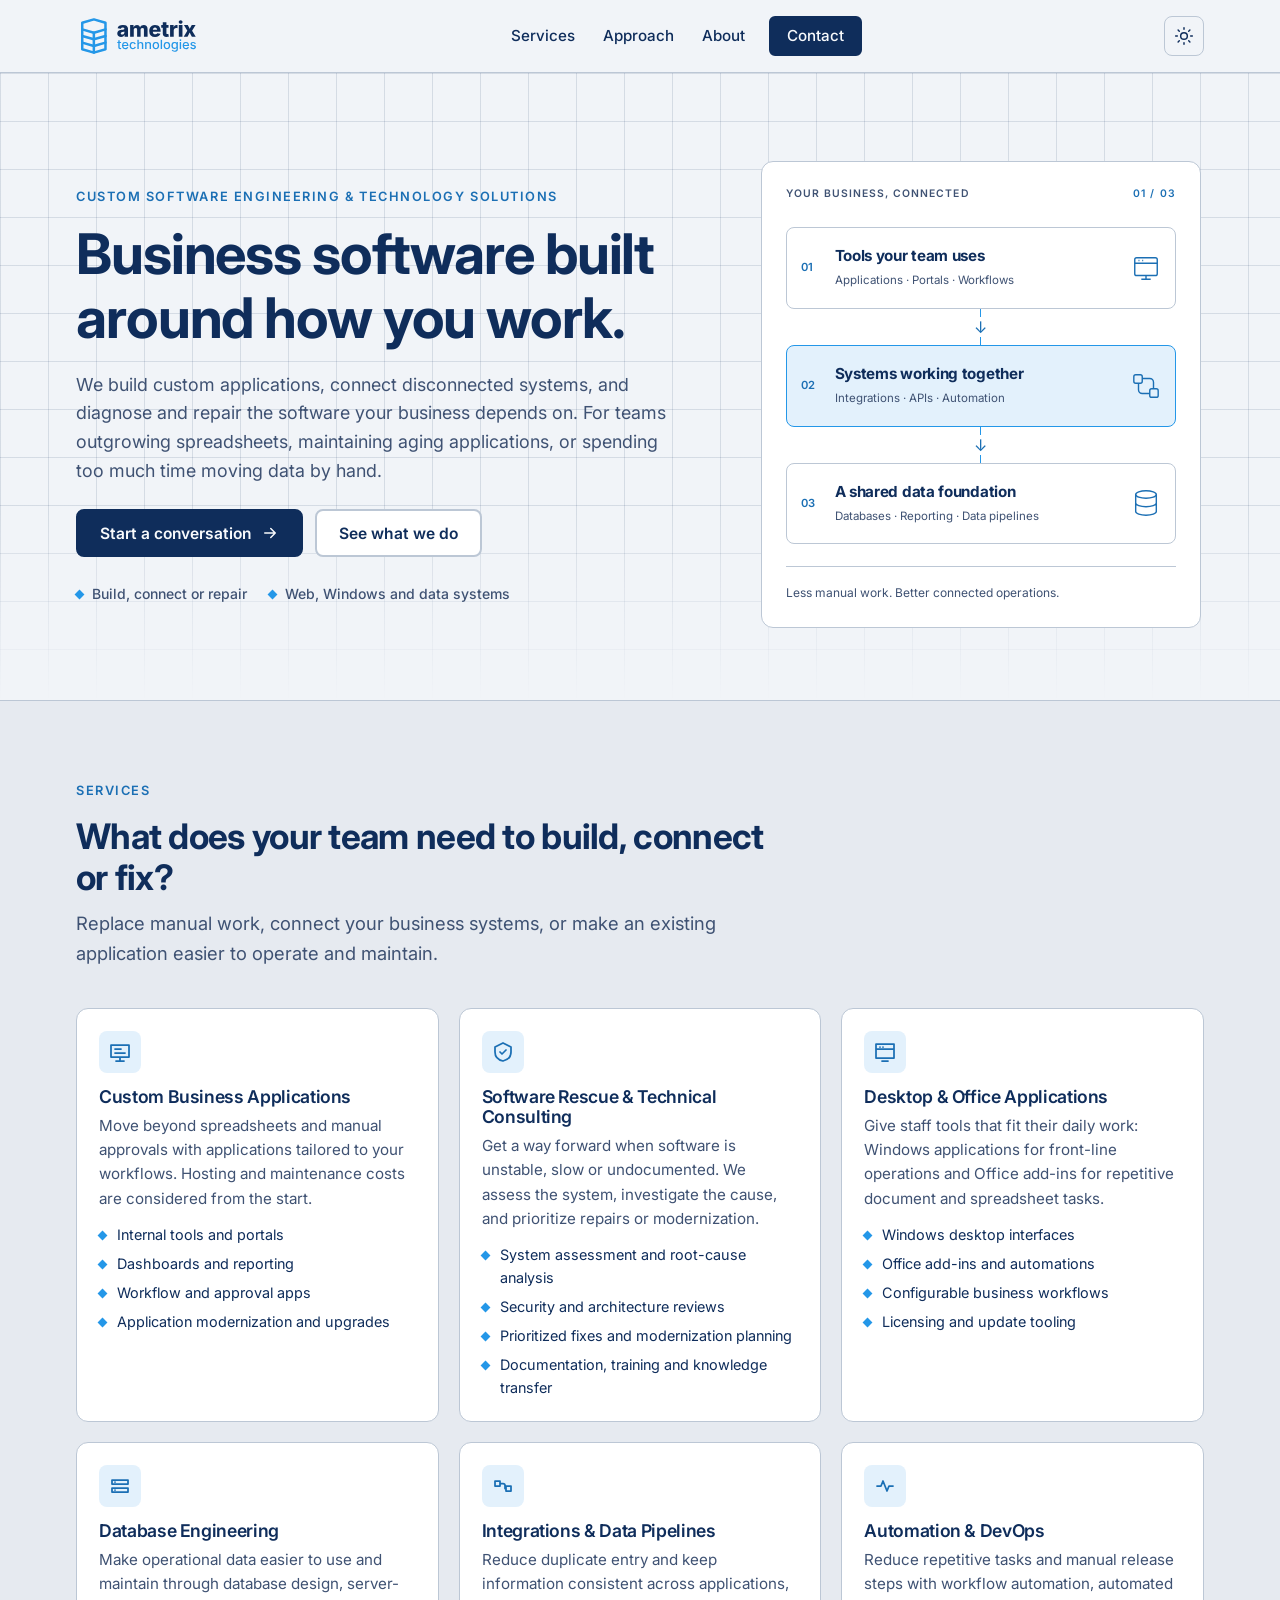
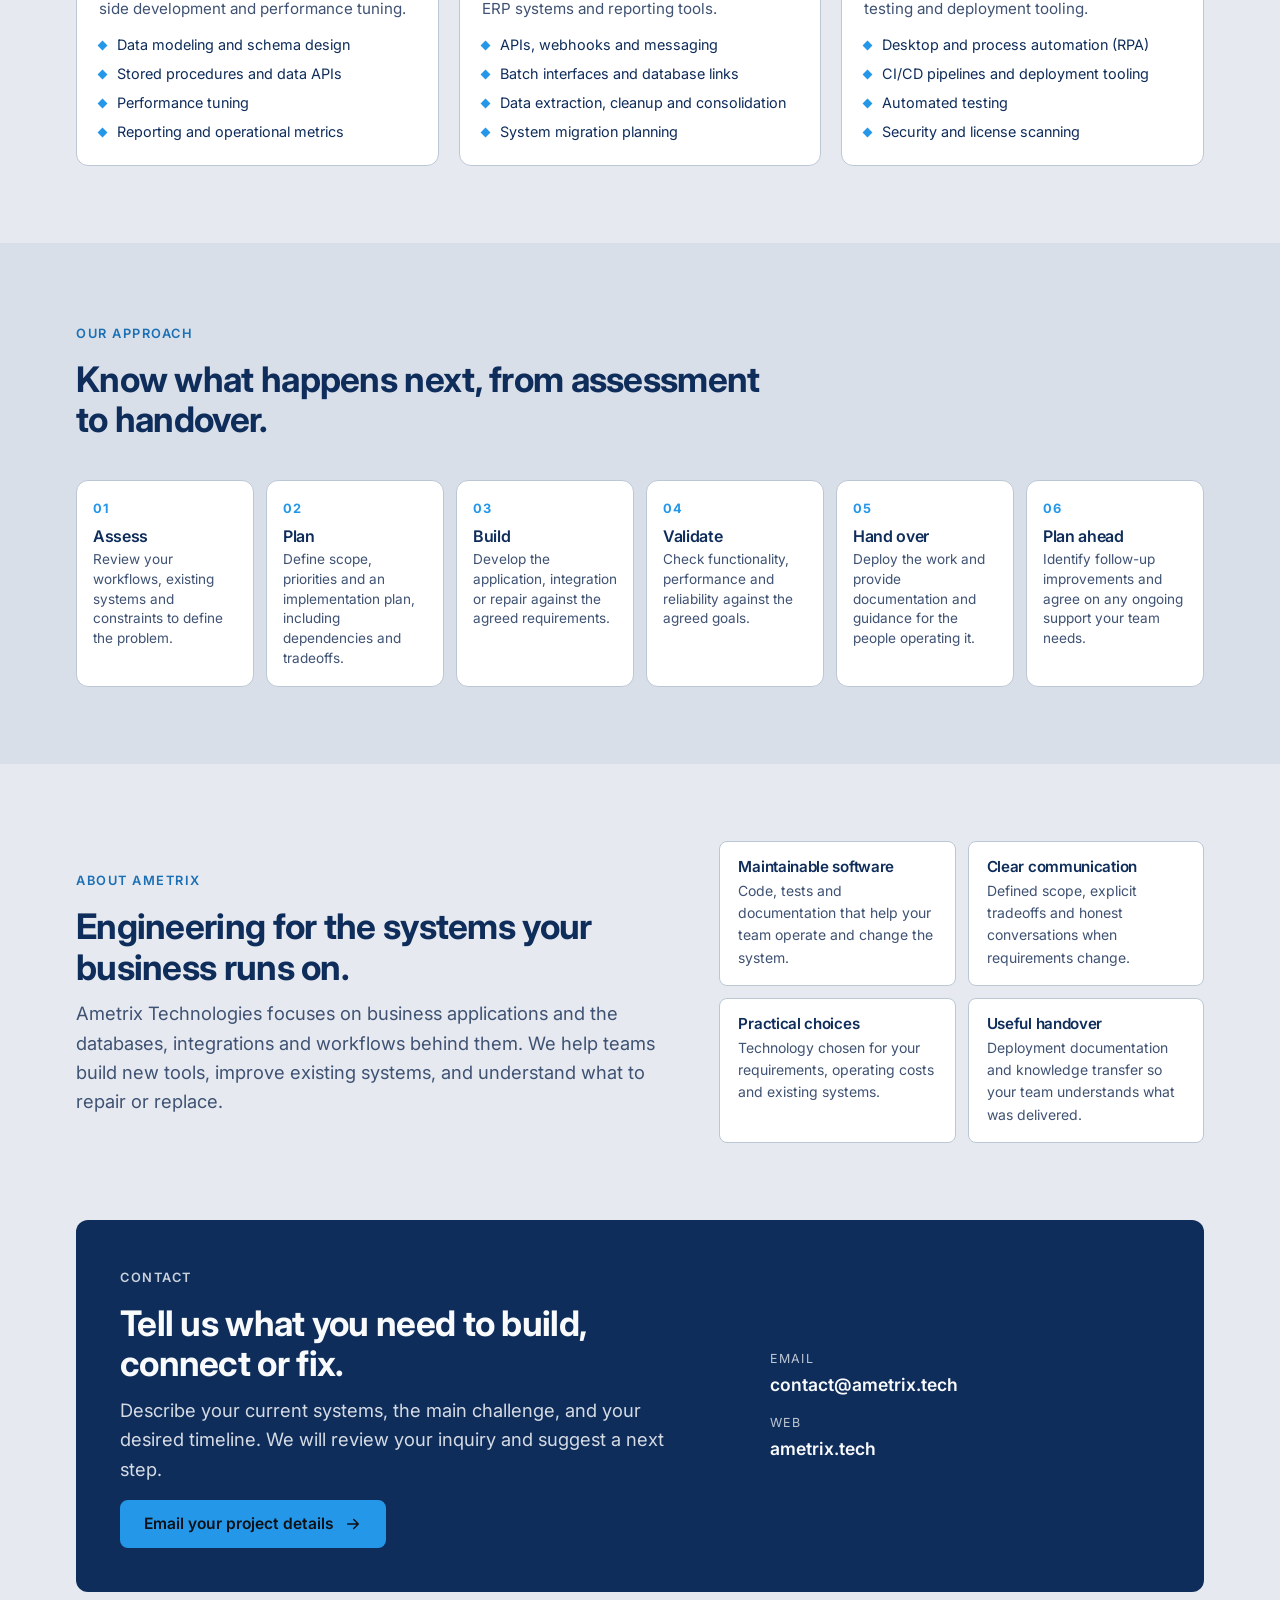
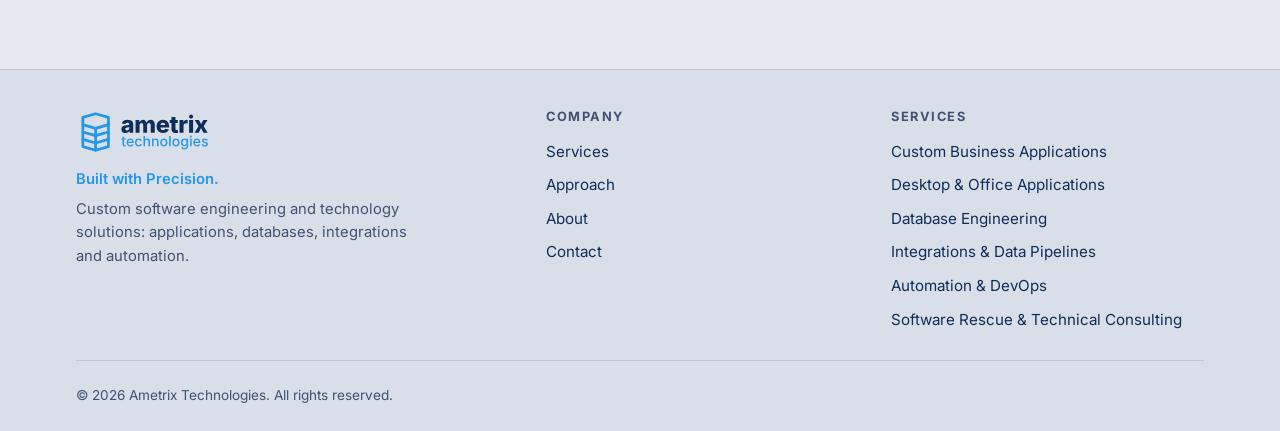
<file: index.html>
<!DOCTYPE html>
<html lang="en" data-theme="light">
<head>
  <meta charset="utf-8">
  <meta name="viewport" content="width=device-width, initial-scale=1">
  <title>Ametrix Technologies | Custom Software Engineering & Technology Solutions</title>
  <meta name="description" content="Ametrix Technologies designs, builds and rescues business software: web and desktop applications, databases, ERP and system integrations, automation, data pipelines and DevOps. Built with Precision.">
  <meta name="theme-color" content="#F8FAFC">
  <link rel="canonical" href="https://ametrix.tech/">
  <link rel="icon" href="assets/brand/favicon.svg" type="image/svg+xml">

  <!-- Open Graph / social -->
  <meta property="og:type" content="website">
  <meta property="og:site_name" content="Ametrix Technologies">
  <meta property="og:title" content="Ametrix Technologies | Business Software Built Around How You Work">
  <meta property="og:description" content="Custom business applications, system integrations and software rescue. Tell us what your team needs to build, connect or fix.">
  <meta property="og:url" content="https://ametrix.tech/">
  <meta name="twitter:card" content="summary">

  <!-- Apply the saved / system theme before first paint to avoid a flash -->
  <script>
    (function () {
      document.documentElement.classList.add("js");
      try {
        var t = localStorage.getItem("ametrix-theme");
        if (!t && window.matchMedia && window.matchMedia("(prefers-color-scheme: dark)").matches) t = "dark";
        if (t === "dark") document.documentElement.setAttribute("data-theme", "dark");
      } catch (e) {}
    })();
  </script>

  <link rel="preconnect" href="https://fonts.googleapis.com">
  <link rel="preconnect" href="https://fonts.gstatic.com" crossorigin>
  <link href="https://fonts.googleapis.com/css2?family=Inter:wght@400;500;600;700;800&display=swap" rel="stylesheet">
  <link rel="stylesheet" href="css/styles.css">

  <script type="application/ld+json">
  {
    "@context": "https://schema.org",
    "@type": "Organization",
    "name": "Ametrix Technologies",
    "url": "https://ametrix.tech/",
    "logo": "https://ametrix.tech/assets/brand/logo-light.svg",
    "slogan": "Built with Precision.",
    "description": "Custom business applications, database engineering, system integrations and software rescue."
  }
  </script>
</head>
<body>
  <a class="skip-link" href="#main">Skip to content</a>

  <!-- Reusable symbols: the gem/database mark and the full logo lockup (Inter outlines, colored via CSS variables) -->
  <svg width="0" height="0" style="position:absolute" aria-hidden="true">
    <symbol id="ametrix-logo" viewBox="0 0 338.0 112"><g transform="translate(0 0)" fill="none" stroke="var(--logo-icon)" stroke-width="7" stroke-linejoin="round" stroke-linecap="round"><path d="M50 9.5 L82.55 18.8 L82.55 93.2 L50 102.5 L17.45 93.2 L17.45 18.8 Z"/><path d="M17.45 37.4 L50 46.7 L82.55 37.4"/><path d="M50 46.7 L50 102.5"/><path d="M17.45 56 L50 65.3 L82.55 56"/><path d="M17.45 74.6 L50 83.9 L82.55 74.6"/></g><path fill="var(--logo-word)" d="M126.33125 58.727665139530615Q121.614453125 58.727665139530615 118.5822265625 56.325321389530615Q115.55 53.922977639530615 115.55 49.059696389530615Q115.55 45.426883889530615 117.219921875 43.288212014530615Q118.88984375 41.149540139530615 121.6583984375 40.124149514530615Q124.426953125 39.098758889530615 127.7375 38.805790139530615Q131.89765625 38.454227639530615 133.6994140625 37.941532327030615Q135.501171875 37.428837014530615 135.501171875 35.905399514530615V35.788212014530615Q135.501171875 34.088993264530615 134.3146484375 33.166141702030615Q133.128125 32.243290139530615 131.048046875 32.243290139530615Q128.909375 32.243290139530615 127.53242187500001 33.151493264530615Q126.15546875 34.059696389530615 125.7453125 35.612430764530615L116.4875 34.411258889530615Q117.454296875 30.221805764530615 121.2189453125 27.599735452030615Q124.98359375 24.977665139530615 131.1359375 24.977665139530615Q135.208203125 24.977665139530615 138.5041015625 26.237430764530615Q141.8 27.497196389530615 143.7482421875 29.943485452030615Q145.696484375 32.389774514530615 145.696484375 35.905399514530615V58.141727639530615H136.087109375V53.542118264530615H135.8234375Q133.098828125 58.727665139530615 126.33125 58.727665139530615ZM129.43671875 51.960087014530615Q132.01484375 51.960087014530615 133.801953125 50.436649514530615Q135.5890625 48.913212014530615 135.5890625 46.481571389530615V43.346805764530615Q134.71015625 43.815555764530615 133.040234375 44.137821389530615Q131.3703125 44.460087014530615 129.934765625 44.694462014530615Q125.21796875 45.397587014530615 125.21796875 48.590946389530615Q125.21796875 50.231571389530615 126.4044921875 51.095829202030615Q127.591015625 51.960087014530615 129.43671875 51.960087014530615Z M151.5640625 58.141727639530615V25.387821389530615H160.968359375L161.437109375 31.891727639530615Q162.784765625 28.200321389530615 165.3482421875 26.574344827030615Q167.91171875 24.948368264530615 170.870703125 24.948368264530615Q173.976171875 24.948368264530615 176.0416015625 26.735477639530615Q178.10703125 28.522587014530615 179.308203125 32.536258889530615Q180.80234375 28.493290139530615 183.7173828125 26.720829202030615Q186.632421875 24.948368264530615 189.94296875 24.948368264530615Q194.542578125 24.948368264530615 197.4869140625 27.907352639530615Q200.43125 30.866337014530615 200.43125 36.051883889530615V58.141727639530615H190.2359375V38.366337014530615Q190.2359375 35.876102639530615 188.9322265625 34.587040139530615Q187.628515625 33.297977639530615 185.60703125 33.297977639530615Q183.4390625 33.297977639530615 182.179296875 34.718876077030615Q180.91953125 36.139774514530615 180.91953125 38.483524514530615V58.141727639530615H171.105078125V38.219852639530615Q171.105078125 35.963993264530615 169.8306640625 34.630985452030615Q168.55625 33.297977639530615 166.534765625 33.297977639530615Q164.4546875 33.297977639530615 163.1216796875 34.704227639530615Q161.788671875 36.110477639530615 161.788671875 38.688602639530615V58.141727639530615Z M221.5625 58.756962014530615Q213.857421875 58.756962014530615 209.4482421875 54.259891702030615Q205.0390625 49.762821389530615 205.0390625 41.881962014530615Q205.0390625 36.842899514530615 207.0166015625 33.034305764530615Q208.994140625 29.225712014530615 212.626953125 27.101688577030615Q216.259765625 24.977665139530615 221.181640625 24.977665139530615Q225.78125 24.977665139530615 229.3408203125 26.896610452030615Q232.900390625 28.815555764530615 234.9365234375 32.550907327030615Q236.97265625 36.286258889530615 236.97265625 41.676883889530615V44.255008889530615H215.087890625Q215.234375 47.799930764530615 217.0361328125 49.572391702030615Q218.837890625 51.344852639530615 221.73828125 51.344852639530615Q223.7890625 51.344852639530615 225.283203125 50.480594827030615Q226.77734375 49.616337014530615 227.392578125 47.975712014530615L236.50390625 49.469852639530615Q235.2734375 53.717899514530615 231.3916015625 56.237430764530615Q227.509765625 58.756962014530615 221.5625 58.756962014530615ZM215.146484375 38.307743264530615H227.275390625Q226.982421875 35.524540139530615 225.458984375 33.957157327030615Q223.935546875 32.389774514530615 221.26953125 32.389774514530615Q218.57421875 32.389774514530615 217.0068359375 33.986454202030615Q215.439453125 35.583133889530615 215.146484375 38.307743264530615Z M259.1 25.387821389530615V32.975712014530615H253.21132812500002V48.122196389530615Q253.21132812500002 50.671024514530615 255.81875000000002 50.671024514530615Q256.34609375 50.671024514530615 257.2982421875 50.539188577030615Q258.250390625 50.407352639530615 258.660546875 50.319462014530615L259.97890625 57.760868264530615Q258.250390625 58.258915139530615 256.6390625 58.434696389530615Q255.02773437500002 58.610477639530615 253.59218750000002 58.610477639530615Q248.37734375000002 58.610477639530615 245.68203125000002 56.164188577030615Q242.98671875000002 53.717899514530615 242.98671875000002 49.030399514530615V32.975712014530615H238.65078125000002V25.387821389530615H242.98671875000002V17.594852639530615H253.21132812500002V25.387821389530615Z M263.444140625 58.141727639530615V25.387821389530615H273.37578125V31.364383889530615H273.72734375Q274.60625 28.141727639530615 276.6423828125 26.559696389530615Q278.678515625 24.977665139530615 281.373828125 24.977665139530615Q282.86796875 24.977665139530615 284.27421875 25.329227639530615V34.235477639530615Q283.541796875 33.971805764530615 282.3552734375 33.839969827030615Q281.16875 33.708133889530615 280.23125 33.708133889530615Q277.389453125 33.708133889530615 275.5291015625 35.524540139530615Q273.66875 37.340946389530615 273.66875 40.270633889530615V58.141727639530615Z M287.8859375 58.141727639530615V25.387821389530615H298.110546875V58.141727639530615ZM292.98359375 21.549930764530615Q290.815625 21.549930764530615 289.262890625 20.114383889530615Q287.71015625 18.678837014530615 287.71015625 16.628055764530615Q287.71015625 14.577274514530615 289.262890625 13.141727639530615Q290.815625 11.706180764530615 292.98359375 11.706180764530615Q295.180859375 11.706180764530615 296.73359375 13.141727639530615Q298.286328125 14.577274514530615 298.286328125 16.628055764530615Q298.286328125 18.678837014530615 296.73359375 20.114383889530615Q295.180859375 21.549930764530615 292.98359375 21.549930764530615Z M301.57578125 58.141727639530615 311.741796875 41.325321389530615 302.191015625 25.387821389530615H313.030859375L315.550390625 30.075321389530615Q316.370703125 31.628055764530615 317.0884765625 33.224735452030615Q317.80625 34.821415139530615 318.509375 36.403446389530615Q319.2125 34.821415139530615 319.9595703125 33.224735452030615Q320.706640625 31.628055764530615 321.55625 30.075321389530615L324.19296875 25.387821389530615H334.85703125L325.042578125 41.383915139530615L335.296484375 58.141727639530615H324.515234375L321.351171875 52.458133889530615Q320.5015625 50.905399514530615 319.73984375 49.308719827030615Q318.978125 47.712040139530615 318.275 46.130008889530615Q317.601171875 47.712040139530615 316.86875 49.308719827030615Q316.136328125 50.905399514530615 315.316015625 52.458133889530615L312.210546875 58.141727639530615Z"/><path fill="var(--logo-desc)" d="M126.24385919033077 72.76507280491492V75.92381999149778H122.30866018134766V87.16472478397418Q122.30866018134766 88.34704914990184 122.8115892026751 88.90291806821111Q123.31451822400254 89.45878698652038 124.46154932527564 89.45878698652038Q124.77918870716665 89.45878698652038 125.2644710961668 89.38820045721127Q125.74975348516696 89.31761392790216 126.10268613171255 89.24702739859305L126.7909047924764 92.35283468819406Q126.17327266102166 92.5645942761214 125.45858405176688 92.66165075392144Q124.7438954425121 92.75870723172146 124.07332341407552 92.75870723172146Q121.39103530032918 92.75870723172146 119.9087181848378 91.3734465940301Q118.4264010693464 89.98818595633874 118.4264010693464 87.48236416586519V75.92381999149778H115.55V72.76507280491492H118.4264010693464V68.07106860585884H122.30866018134766V72.76507280491492Z M138.26121580520743 92.8998802903397Q135.34952147120646 92.8998802903397 133.23192559193305 91.64696939510293Q131.11432971265964 90.39405849986615 129.97612192755017 88.11764292964722Q128.8379141424407 85.84122735942829 128.8379141424407 82.77071333448184Q128.8379141424407 79.73549257418993 129.95847529522288 77.42378373931646Q131.07903644800507 75.11207490444298 133.12604579796937 73.815047428388Q135.17305514793367 72.51801995233303 137.92592979098913 72.51801995233303Q140.1670520965535 72.51801995233303 142.1875914980269 73.51505467882427Q144.20813089950028 74.51208940531549 145.46986511090068 76.6914484977344Q146.7315993223011 78.87080759015329 146.7315993223011 82.43542732026354V83.81186464179126H132.73781988676924Q132.84369968073293 86.67061907881039 134.36131006087888 88.1794061427927Q135.87892044102483 89.68819320677501 138.29650906986197 89.68819320677501Q139.9199992439716 89.68819320677501 141.09350029373562 88.98232791368386Q142.26700134349963 88.27646262059272 142.77875368099072 86.900025299065L146.43160657273737 87.76471028310165Q145.72574127964623 90.07641911797514 143.57285213571825 91.48814970415742Q141.41996299179027 92.8998802903397 138.26121580520743 92.8998802903397ZM132.75546651909653 80.91781694011759H142.88463347495437Q142.67287388702704 78.58846147291683 141.42878630795389 77.15908425440728Q140.18469872888076 75.72970703589772 137.94357642331642 75.72970703589772Q135.61422095611564 75.72970703589772 134.26425358307884 77.25614073220731Q132.91428621004204 78.7825744285169 132.75546651909653 80.91781694011759Z M159.2783549069961 92.8998802903397Q156.4901869992861 92.8998802903397 154.4255310169945 91.62932276277564Q152.36087503470293 90.35876523521159 151.2138439334298 88.07352634882903Q150.06681283215673 85.78828746244646 150.06681283215673 82.73542006982728Q150.06681283215673 79.66490604488082 151.2138439334298 77.36202052617098Q152.36087503470293 75.05913500746114 154.4255310169945 73.78857747989709Q156.4901869992861 72.51801995233303 159.2783549069961 72.51801995233303Q162.34886893194255 72.51801995233303 164.58116792134328 74.0621002809699Q166.813466910744 75.60618060960677 167.53697883616243 78.34140862033493L163.84883267976122 79.22374023669886Q163.4429601362338 77.68848322422564 162.2694590864698 76.74438839471622Q161.09595803670578 75.80029356520683 159.29600153932338 75.80029356520683Q157.51369167426824 75.80029356520683 156.3401906245042 76.73556507855258Q155.1666895747402 77.67083659189835 154.59317402410363 79.25021018518979Q154.0196584734671 80.82958377848121 154.0196584734671 82.73542006982728Q154.0196584734671 84.62360972884608 154.59317402410363 86.18533668981021Q155.1666895747402 87.74706365077436 156.3401906245042 88.68233516412013Q157.51369167426824 89.61760667746589 159.29600153932338 89.61760667746589Q161.13125130136032 89.61760667746589 162.33122229961526 88.63821858330193Q163.5311932978702 87.65883048913798 163.91941920907033 86.05298694735563L167.58991873314426 86.93531856371956Q166.86640680772584 89.72348647142957 164.6252845021615 91.31168338088463Q162.38416219659712 92.8998802903397 159.2783549069961 92.8998802903397Z M175.72501623601966 80.81193714615392V92.49400774681229H171.8427571240184V66.20052557916733H175.68972297136511V76.3120459026979Q176.62499448471087 74.35326971436999 178.12495823252954 73.43564483335152Q179.6249219803482 72.51801995233303 181.65428469798525 72.51801995233303Q184.67185882594987 72.51801995233303 186.5247552203141 74.41503292751547Q188.37765161467834 76.3120459026979 188.37765161467834 79.96489879444455V92.49400774681229H184.4777458703498V80.44135786728107Q184.4777458703498 78.30611535568038 183.36600803373125 77.10614435742545Q182.2542701971127 75.90617335917051 180.31314064111208 75.90617335917051Q178.33671782045687 75.90617335917051 177.03086702823828 77.1855542028982Q175.72501623601966 78.46493504662588 175.72501623601966 80.81193714615392Z M197.46566726322675 80.81193714615392V92.49400774681229H193.58340815122548V72.76507280491492H197.28920093995396L197.30684757228124 76.5590987552798Q198.22447245329974 74.47679614066095 199.7685527819366 73.49740804649699Q201.31263311057347 72.51801995233303 203.39493572519234 72.51801995233303Q206.41250985315696 72.51801995233303 208.25658293135757 74.41503292751547Q210.10065600955815 76.3120459026979 210.10065600955815 79.96489879444455V92.49400774681229H206.2183968975569V80.44135786728107Q206.2183968975569 78.30611535568038 205.10665906093834 77.10614435742545Q203.9949212243198 75.90617335917051 202.05379166831918 75.90617335917051Q200.07736884766396 75.90617335917051 198.77151805544537 77.1855542028982Q197.46566726322675 78.46493504662588 197.46566726322675 80.81193714615392Z M223.6179763722535 92.8998802903397Q220.8474550968708 92.8998802903397 218.77397579841556 91.62932276277564Q216.70049649996034 90.35876523521159 215.55346539868725 88.07352634882903Q214.40643429741414 85.78828746244646 214.40643429741414 82.73542006982728Q214.40643429741414 79.66490604488082 215.55346539868725 77.36202052617098Q216.70049649996034 75.05913500746114 218.77397579841556 73.78857747989709Q220.8474550968708 72.51801995233303 223.6179763722535 72.51801995233303Q226.4061442799635 72.51801995233303 228.47962357841874 73.78857747989709Q230.55310287687394 75.05913500746114 231.70013397814705 77.36202052617098Q232.84716507942017 79.66490604488082 232.84716507942017 82.73542006982728Q232.84716507942017 85.78828746244646 231.70013397814705 88.07352634882903Q230.55310287687394 90.35876523521159 228.47962357841874 91.62932276277564Q226.4061442799635 92.8998802903397 223.6179763722535 92.8998802903397ZM223.6179763722535 89.61760667746589Q225.4179328696359 89.61760667746589 226.59143391939995 88.67351184795649Q227.76493496916396 87.7294170184471 228.33845051980052 86.16769005748294Q228.91196607043705 84.60596309651879 228.91196607043705 82.73542006982728Q228.91196607043705 80.84723041080848 228.33845051980052 79.26785681751706Q227.76493496916396 77.68848322422564 226.59143391939995 76.74438839471622Q225.4179328696359 75.80029356520683 223.6179763722535 75.80029356520683Q221.83566650719837 75.80029356520683 220.670988773598 76.74438839471622Q219.50631103999763 77.68848322422564 218.93279548936107 79.26785681751706Q218.3592799387245 80.84723041080848 218.3592799387245 82.73542006982728Q218.3592799387245 84.60596309651879 218.93279548936107 86.16769005748294Q219.50631103999763 87.7294170184471 220.670988773598 88.67351184795649Q221.83566650719837 89.61760667746589 223.6179763722535 89.61760667746589Z M241.03520247927736 66.20052557916733V92.49400774681229H237.1529433672761V66.20052557916733Z M254.55252284197272 92.8998802903397Q251.78200156659 92.8998802903397 249.70852226813477 91.62932276277564Q247.63504296967955 90.35876523521159 246.48801186840643 88.07352634882903Q245.34098076713335 85.78828746244646 245.34098076713335 82.73542006982728Q245.34098076713335 79.66490604488082 246.48801186840643 77.36202052617098Q247.63504296967955 75.05913500746114 249.70852226813477 73.78857747989709Q251.78200156659 72.51801995233303 254.55252284197272 72.51801995233303Q257.3406907496827 72.51801995233303 259.414170048138 73.78857747989709Q261.4876493465932 75.05913500746114 262.63468044786623 77.36202052617098Q263.78171154913935 79.66490604488082 263.78171154913935 82.73542006982728Q263.78171154913935 85.78828746244646 262.63468044786623 88.07352634882903Q261.4876493465932 90.35876523521159 259.414170048138 91.62932276277564Q257.3406907496827 92.8998802903397 254.55252284197272 92.8998802903397ZM254.55252284197272 89.61760667746589Q256.3524793393551 89.61760667746589 257.5259803891191 88.67351184795649Q258.69948143888314 87.7294170184471 259.2729969895197 86.16769005748294Q259.84651254015625 84.60596309651879 259.84651254015625 82.73542006982728Q259.84651254015625 80.84723041080848 259.2729969895197 79.26785681751706Q258.69948143888314 77.68848322422564 257.5259803891191 76.74438839471622Q256.3524793393551 75.80029356520683 254.55252284197272 75.80029356520683Q252.77021297691758 75.80029356520683 251.6055352433172 76.74438839471622Q250.4408575097168 77.68848322422564 249.86734195908025 79.26785681751706Q249.29382640844372 80.84723041080848 249.29382640844372 82.73542006982728Q249.29382640844372 84.60596309651879 249.86734195908025 86.16769005748294Q250.4408575097168 87.7294170184471 251.6055352433172 88.67351184795649Q252.77021297691758 89.61760667746589 254.55252284197272 89.61760667746589Z M276.3461137661617 100.29381923546939Q272.92266709466963 100.29381923546939 270.85801111237805 99.04090834023262Q268.79335513008647 97.78799744499584 267.96396341070437 96.00568757994071L271.21094375892363 94.47043056746747Q271.5638764054692 95.03512280194039 272.15503858843306 95.66157824955877Q272.74620077139684 96.28803369717717 273.7432354978881 96.72919950535913Q274.74027022437934 97.17036531354108 276.3284671338344 97.17036531354108Q278.5695894393988 97.17036531354108 279.98132002558106 96.10274405774074Q281.39305061176333 95.03512280194039 281.39305061176333 92.75870723172146V88.91174138437475H281.05776459754503Q280.70483195099945 89.56466678048406 280.07837650338104 90.32347197055704Q279.4519210557627 91.08227716063001 278.33135990298047 91.63814607893929Q277.2107987501983 92.19401499724856 275.4108422528159 92.19401499724856Q273.08148678561514 92.19401499724856 271.21976707508725 91.0999237929573Q269.3580473645594 90.00583258866602 268.2639561602681 87.86176676090167Q267.16986495597683 85.71770093313734 267.16986495597683 82.5589537465545Q267.16986495597683 79.41785319229892 268.2551328441045 77.16790757057092Q269.3404007322321 74.9179619488429 271.21094375892363 73.71799095058796Q273.08148678561514 72.51801995233303 275.46378214979774 72.51801995233303Q277.28138527950745 72.51801995233303 278.4195930646169 73.12682876762415Q279.55780084972633 73.73563758291525 280.201902929672 74.54738266997006Q280.84600500961767 75.35912775702486 281.18129102383597 75.97675988847962H281.4636371410724V72.76507280491492H285.25766309143734V92.77635386404874Q285.25766309143734 95.37040881615869 284.07533872550965 97.02919225492286Q282.89301435958197 98.68797569368704 280.88129827427224 99.49089746457821Q278.8695821889625 100.29381923546939 276.3461137661617 100.29381923546939ZM276.3108205015071 88.96468128135659Q278.7813490273261 88.96468128135659 280.0960231357084 87.25295794561058Q281.4106972440906 85.54123460986456 281.4106972440906 82.50601384957265Q281.4106972440906 79.54137961858987 280.1136697680356 77.67965990806199Q278.81664229198066 75.81794019753411 276.3108205015071 75.81794019753411Q274.5990971657611 75.81794019753411 273.44324274832434 76.70909513006168Q272.2873883308876 77.60025006258924 271.71387278025105 79.10903712657155Q271.1403572296145 80.61782419055386 271.1403572296145 82.50601384957265Q271.1403572296145 85.40006155124632 272.45503133799673 87.18237141630146Q273.769705446379 88.96468128135659 276.3108205015071 88.96468128135659Z M290.48106626031176 92.49400774681229V72.76507280491492H294.363325372313V92.49400774681229ZM292.43984244863964 69.7474986769503Q291.43398440598475 69.7474986769503 290.71929579672997 69.07692664851372Q290.0046071874752 68.40635462007714 290.0046071874752 67.4534364744041Q290.0046071874752 66.48287169640378 290.71929579672997 65.8122996679672Q291.43398440598475 65.14172763953061 292.43984244863964 65.14172763953061Q293.4457004912945 65.14172763953061 294.16921241671287 65.8122996679672Q294.8927243421313 66.48287169640378 294.8927243421313 67.4534364744041Q294.8927243421313 68.40635462007714 294.16921241671287 69.07692664851372Q293.4457004912945 69.7474986769503 292.43984244863964 69.7474986769503Z M308.09240532293563 92.8998802903397Q305.18071098893466 92.8998802903397 303.0631151096612 91.64696939510293Q300.94551923038784 90.39405849986615 299.8073114452784 88.11764292964722Q298.6691036601689 85.84122735942829 298.6691036601689 82.77071333448184Q298.6691036601689 79.73549257418993 299.78966481295106 77.42378373931646Q300.9102259657333 75.11207490444298 302.9572353156976 73.815047428388Q305.0042446656619 72.51801995233303 307.75711930871734 72.51801995233303Q309.9982416142817 72.51801995233303 312.0187810157551 73.51505467882427Q314.0393204172285 74.51208940531549 315.3010546286289 76.6914484977344Q316.5627888400293 78.87080759015329 316.5627888400293 82.43542732026354V83.81186464179126H302.5690094044975Q302.67488919846113 86.67061907881039 304.1924995786071 88.1794061427927Q305.71010995875304 89.68819320677501 308.1276985875902 89.68819320677501Q309.75118876169984 89.68819320677501 310.92468981146385 88.98232791368386Q312.09819086122786 88.27646262059272 312.60994319871895 86.900025299065L316.2627960904656 87.76471028310165Q315.55693079737443 90.07641911797514 313.4040416534465 91.48814970415742Q311.2511525095185 92.8998802903397 308.09240532293563 92.8998802903397ZM302.58665603682476 80.91781694011759H312.7158229926826Q312.50406340475524 78.58846147291683 311.2599758256821 77.15908425440728Q310.015888246609 75.72970703589772 307.7747659410446 75.72970703589772Q305.4454104738439 75.72970703589772 304.0954431008071 77.25614073220731Q302.74547572777027 78.7825744285169 302.58665603682476 80.91781694011759Z M327.89192679414214 92.8998802903397Q324.68023971057744 92.8998802903397 322.5714671474677 91.51461965264834Q320.4626945843579 90.12935901495698 319.93329561453953 87.50001079819248L323.5861485062862 86.7412056081195Q324.3802469610137 89.75877973608412 327.9272200587967 89.75877973608412Q329.8154097178155 89.75877973608412 330.91832423827043 88.97350459752022Q332.0212387587253 88.18822945895633 332.0212387587253 87.09413825466507Q332.0212387587253 85.22359522797355 329.25071748334256 84.60596309651879L325.9331506058142 83.84715790644583Q320.4979878490125 82.6295402758636 320.4979878490125 78.39434851731677Q320.4979878490125 76.62968528458892 321.4773759431764 75.30618786004302Q322.45676403734035 73.98269043549715 324.17731068925 73.25035519391508Q325.8978573411597 72.51801995233303 328.138979646724 72.51801995233303Q331.3330200979614 72.51801995233303 333.1506232276711 73.88563395769711Q334.9682263573808 75.2532479630612 335.60350512116287 77.44143037164373L332.12711855268896 78.20023556171671Q331.75653927381614 77.15908425440728 330.8389143927976 76.37380911584339Q329.92128951177915 75.5885339772795 328.1742729113786 75.5885339772795Q326.56842936959623 75.5885339772795 325.49198479763226 76.31204590269792Q324.4155402256683 77.03555782811632 324.4155402256683 78.14729566473487Q324.4155402256683 79.13550707506246 325.13022883492306 79.74431589035358Q325.84491744417784 80.35312470564469 327.4684076182875 80.72370398451753L330.6448014371976 81.42956927760866Q336.02702429701753 82.64718690819089 336.02702429701753 86.75885224044677Q336.02702429701753 88.55880873782918 334.99469630587174 89.94406937552054Q333.96236831472595 91.3293300132119 332.127118552689 92.1146051517758Q330.291868790652 92.8998802903397 327.89192679414214 92.8998802903397Z"/></symbol>
    <symbol id="ametrix-mark" viewBox="0 0 100 112" fill="none" stroke="currentColor" stroke-width="7" stroke-linejoin="round" stroke-linecap="round">
      <path d="M50 6 L85 16 L85 96 L50 106 L15 96 L15 16 Z"/>
      <path d="M15 36 L50 46 L85 36"/>
      <path d="M50 46 L50 106"/>
      <path d="M15 56 L50 66 L85 56"/>
      <path d="M15 76 L50 86 L85 76"/>
    </symbol>
  </svg>

  <header class="site-header">
    <div class="container">
      <a class="brand" href="#top" aria-label="Ametrix Technologies home">
        <svg class="brand-logo" viewBox="0 0 338.0 112" aria-hidden="true"><use href="#ametrix-logo"/></svg>
      </a>

      <nav class="site-nav" id="site-nav" aria-label="Primary">
        <a href="#services">Services</a>
        <a href="#approach">Approach</a>
        <a href="#about">About</a>
        <a href="#contact" class="btn btn-primary nav-cta">Contact</a>
      </nav>

      <div class="header-actions">
        <button class="icon-btn theme-toggle" type="button" aria-label="Switch to dark theme" title="Switch to dark theme">
          <svg class="icon-sun" viewBox="0 0 24 24" fill="none" stroke="currentColor" stroke-width="1.75" stroke-linecap="round" stroke-linejoin="round" aria-hidden="true"><circle cx="12" cy="12" r="4"/><path d="M12 2v2M12 20v2M4.93 4.93l1.41 1.41M17.66 17.66l1.41 1.41M2 12h2M20 12h2M4.93 19.07l1.41-1.41M17.66 6.34l1.41-1.41"/></svg>
          <svg class="icon-moon" viewBox="0 0 24 24" fill="none" stroke="currentColor" stroke-width="1.75" stroke-linecap="round" stroke-linejoin="round" aria-hidden="true"><path d="M21 12.8A9 9 0 1 1 11.2 3a7 7 0 0 0 9.8 9.8z"/></svg>
        </button>
        <button class="icon-btn nav-toggle" type="button" aria-label="Toggle navigation" aria-controls="site-nav" aria-expanded="false">
          <svg class="icon-menu" viewBox="0 0 24 24" fill="none" stroke="currentColor" stroke-width="1.75" stroke-linecap="round" aria-hidden="true"><path d="M4 7h16M4 12h16M4 17h16"/></svg>
          <svg class="icon-close" viewBox="0 0 24 24" fill="none" stroke="currentColor" stroke-width="1.75" stroke-linecap="round" aria-hidden="true"><path d="M6 6l12 12M18 6L6 18"/></svg>
        </button>
      </div>
    </div>
  </header>

  <main id="main">
    <!-- ================= HERO ================= -->
    <section class="hero" id="top">
      <div class="hero-grid-bg" aria-hidden="true"></div>
      <div class="container">
        <div>
          <span class="eyebrow">Custom Software Engineering &amp; Technology Solutions</span>
          <h1>Business software built around how you work.</h1>
          <p class="lead">
            We build custom applications, connect disconnected systems, and diagnose and repair the software your business depends on. For teams outgrowing spreadsheets, maintaining aging applications, or spending too much time moving data by hand.
          </p>
          <div class="hero-actions">
            <a class="btn btn-primary" href="#contact">
              Start a conversation
              <svg viewBox="0 0 24 24" fill="none" stroke="currentColor" stroke-width="2" stroke-linecap="round" stroke-linejoin="round" aria-hidden="true"><path d="M5 12h14M13 6l6 6-6 6"/></svg>
            </a>
            <a class="btn btn-outline" href="#services">See what we do</a>
          </div>
          <ul class="proof" aria-label="Highlights">
            <li>Build, connect or repair</li>
            <li>Web, Windows and data systems</li>
          </ul>
        </div>
        <div class="hero-figure">
          <div class="system-diagram" role="group" aria-label="Connected business software: team tools, integrations and shared data">
            <div class="system-heading"><span>YOUR BUSINESS, CONNECTED</span><span aria-hidden="true">01 / 03</span></div>
            <div class="system-layer">
              <span class="system-number" aria-hidden="true">01</span>
              <div><h2>Tools your team uses</h2><p>Applications &middot; Portals &middot; Workflows</p></div>
              <svg viewBox="0 0 32 32" fill="none" stroke="currentColor" stroke-width="1.5" aria-hidden="true"><rect x="4" y="5" width="24" height="19" rx="2"/><path d="M4 11h24M11 28h10M16 24v4M8 8h1m3 0h1"/></svg>
            </div>
            <div class="system-connector" aria-hidden="true"><span></span><b>&darr;</b><span></span></div>
            <div class="system-layer system-layer-accent">
              <span class="system-number" aria-hidden="true">02</span>
              <div><h2>Systems working together</h2><p>Integrations &middot; APIs &middot; Automation</p></div>
              <svg viewBox="0 0 32 32" fill="none" stroke="currentColor" stroke-width="1.5" aria-hidden="true"><rect x="3" y="4" width="9" height="9" rx="2"/><rect x="20" y="19" width="9" height="9" rx="2"/><path d="M12 8h8a4 4 0 0 1 4 4v7M20 24h-8a4 4 0 0 1-4-4v-7"/></svg>
            </div>
            <div class="system-connector" aria-hidden="true"><span></span><b>&darr;</b><span></span></div>
            <div class="system-layer">
              <span class="system-number" aria-hidden="true">03</span>
              <div><h2>A shared data foundation</h2><p>Databases &middot; Reporting &middot; Data pipelines</p></div>
              <svg viewBox="0 0 32 32" fill="none" stroke="currentColor" stroke-width="1.5" aria-hidden="true"><ellipse cx="16" cy="7" rx="11" ry="4"/><path d="M5 7v18c0 2.2 5 4 11 4s11-1.8 11-4V7M5 16c0 2.2 5 4 11 4s11-1.8 11-4"/></svg>
            </div>
            <p class="system-caption">Less manual work. Better connected operations.</p>
          </div>
        </div>
      </div>
    </section>

    <!-- ================= SERVICES ================= -->
    <section class="section" id="services">
      <div class="container">
        <div class="section-head reveal">
          <span class="eyebrow">Services</span>
          <h2>What does your team need to build, connect or fix?</h2>
          <p class="lead">Replace manual work, connect your business systems, or make an existing application easier to operate and maintain.</p>
        </div>

        <div class="grid grid-3">
          <article class="card reveal" id="business-applications">
            <div class="icon"><svg viewBox="0 0 24 24" fill="none" stroke="currentColor" stroke-width="1.75" stroke-linecap="round" stroke-linejoin="round" aria-hidden="true"><path d="M3 5h18v12H3zM8 21h8M12 17v4M7 9h6M7 13h10"/></svg></div>
            <h3>Custom Business Applications</h3>
            <p>Move beyond spreadsheets and manual approvals with applications tailored to your workflows. Hosting and maintenance costs are considered from the start.</p>
            <ul>
              <li>Internal tools and portals</li>
              <li>Dashboards and reporting</li>
              <li>Workflow and approval apps</li>
              <li>Application modernization and upgrades</li>
            </ul>
          </article>

          <article class="card reveal" id="software-rescue">
            <div class="icon"><svg viewBox="0 0 24 24" fill="none" stroke="currentColor" stroke-width="1.75" stroke-linecap="round" stroke-linejoin="round" aria-hidden="true"><path d="M12 3l8 4v5c0 5-3.5 8-8 9-4.5-1-8-4-8-9V7zM9 12l2 2 4-4"/></svg></div>
            <h3>Software Rescue &amp; Technical Consulting</h3>
            <p>Get a way forward when software is unstable, slow or undocumented. We assess the system, investigate the cause, and prioritize repairs or modernization.</p>
            <ul>
              <li>System assessment and root-cause analysis</li>
              <li>Security and architecture reviews</li>
              <li>Prioritized fixes and modernization planning</li>
              <li>Documentation, training and knowledge transfer</li>
            </ul>
          </article>

          <article class="card reveal" id="desktop-office">
            <div class="icon"><svg viewBox="0 0 24 24" fill="none" stroke="currentColor" stroke-width="1.75" stroke-linecap="round" stroke-linejoin="round" aria-hidden="true"><path d="M3 4h18v14H3zM3 9h18M7 7h.01M10 7h.01M9 21h6"/></svg></div>
            <h3>Desktop &amp; Office Applications</h3>
            <p>Give staff tools that fit their daily work: Windows applications for front-line operations and Office add-ins for repetitive document and spreadsheet tasks.</p>
            <ul>
              <li>Windows desktop interfaces</li>
              <li>Office add-ins and automations</li>
              <li>Configurable business workflows</li>
              <li>Licensing and update tooling</li>
            </ul>
          </article>

          <article class="card reveal" id="database-engineering">
            <div class="icon"><svg viewBox="0 0 24 24" fill="none" stroke="currentColor" stroke-width="1.75" stroke-linecap="round" stroke-linejoin="round" aria-hidden="true"><path d="M4 6h16v4H4zM4 14h16v4H4zM7 8h.01M7 16h.01"/></svg></div>
            <h3>Database Engineering</h3>
            <p>Make operational data easier to use and maintain through database design, server-side development and performance tuning.</p>
            <ul>
              <li>Data modeling and schema design</li>
              <li>Stored procedures and data APIs</li>
              <li>Performance tuning</li>
              <li>Reporting and operational metrics</li>
            </ul>
          </article>

          <article class="card reveal" id="integrations">
            <div class="icon"><svg viewBox="0 0 24 24" fill="none" stroke="currentColor" stroke-width="1.75" stroke-linecap="round" stroke-linejoin="round" aria-hidden="true"><path d="M4 7h5v5H4zM15 12h5v5h-5zM9 9.5h3a2 2 0 0 1 2 2v3"/></svg></div>
            <h3>Integrations &amp; Data Pipelines</h3>
            <p>Reduce duplicate entry and keep information consistent across applications, ERP systems and reporting tools.</p>
            <ul>
              <li>APIs, webhooks and messaging</li>
              <li>Batch interfaces and database links</li>
              <li>Data extraction, cleanup and consolidation</li>
              <li>System migration planning</li>
            </ul>
          </article>

          <article class="card reveal" id="automation">
            <div class="icon"><svg viewBox="0 0 24 24" fill="none" stroke="currentColor" stroke-width="1.75" stroke-linecap="round" stroke-linejoin="round" aria-hidden="true"><path d="M4 12h4l2-5 4 10 2-5h4"/></svg></div>
            <h3>Automation &amp; DevOps</h3>
            <p>Reduce repetitive tasks and manual release steps with workflow automation, automated testing and deployment tooling.</p>
            <ul>
              <li>Desktop and process automation (RPA)</li>
              <li>CI/CD pipelines and deployment tooling</li>
              <li>Automated testing</li>
              <li>Security and license scanning</li>
            </ul>
          </article>
        </div>
      </div>
    </section>

    <!-- ================= APPROACH ================= -->
    <section class="section section-alt" id="approach">
      <div class="container">
        <div class="section-head reveal">
          <span class="eyebrow">Our Approach</span>
          <h2>Know what happens next, from assessment to handover.</h2>
        </div>
        <ol class="steps reveal">
          <li><h3>Assess</h3><p>Review your workflows, existing systems and constraints to define the problem.</p></li>
          <li><h3>Plan</h3><p>Define scope, priorities and an implementation plan, including dependencies and tradeoffs.</p></li>
          <li><h3>Build</h3><p>Develop the application, integration or repair against the agreed requirements.</p></li>
          <li><h3>Validate</h3><p>Check functionality, performance and reliability against the agreed goals.</p></li>
          <li><h3>Hand over</h3><p>Deploy the work and provide documentation and guidance for the people operating it.</p></li>
          <li><h3>Plan ahead</h3><p>Identify follow-up improvements and agree on any ongoing support your team needs.</p></li>
        </ol>
      </div>
    </section>

    <!-- ================= ABOUT ================= -->
    <section class="section" id="about">
      <div class="container">
        <div class="about">
          <div class="reveal">
            <span class="eyebrow">About Ametrix</span>
            <h2>Engineering for the systems your business runs on.</h2>
            <p class="lead">Ametrix Technologies focuses on business applications and the databases, integrations and workflows behind them. We help teams build new tools, improve existing systems, and understand what to repair or replace.</p>
          </div>
          <ul class="values reveal">
            <li><h4>Maintainable software</h4><p>Code, tests and documentation that help your team operate and change the system.</p></li>
            <li><h4>Clear communication</h4><p>Defined scope, explicit tradeoffs and honest conversations when requirements change.</p></li>
            <li><h4>Practical choices</h4><p>Technology chosen for your requirements, operating costs and existing systems.</p></li>
            <li><h4>Useful handover</h4><p>Deployment documentation and knowledge transfer so your team understands what was delivered.</p></li>
          </ul>
        </div>
      </div>
    </section>

    <!-- ================= CONTACT ================= -->
    <section class="section section-tight" id="contact">
      <div class="container">
        <div class="contact-panel reveal">
          <div>
            <span class="eyebrow" style="color:inherit;opacity:.8">Contact</span>
            <h2>Tell us what you need to build, connect or fix.</h2>
            <p class="lead">Describe your current systems, the main challenge, and your desired timeline. We will review your inquiry and suggest a next step.</p>
            <a class="btn btn-primary" href="mailto:contact@ametrix.tech?subject=Project%20inquiry">
              Email your project details
              <svg viewBox="0 0 24 24" fill="none" stroke="currentColor" stroke-width="2" stroke-linecap="round" stroke-linejoin="round" aria-hidden="true"><path d="M5 12h14M13 6l6 6-6 6"/></svg>
            </a>
          </div>
          <div class="contact-details">
            <div>
              <span class="label">Email</span>
              <a href="mailto:contact@ametrix.tech">contact@ametrix.tech</a>
            </div>
            <div>
              <span class="label">Web</span>
              <a href="https://ametrix.tech">ametrix.tech</a>
            </div>
          </div>
        </div>
      </div>
    </section>
  </main>

  <footer class="site-footer">
    <div class="container">
      <div class="footer-top">
        <div>
          <a class="brand" href="#top" aria-label="Ametrix Technologies home">
            <svg class="brand-logo" viewBox="0 0 338.0 112" aria-hidden="true"><use href="#ametrix-logo"/></svg>
          </a>
          <p class="tagline">Built with Precision.</p>
          <p>Custom software engineering and technology solutions: applications, databases, integrations and automation.</p>
        </div>
        <div>
          <h4>Company</h4>
          <ul>
            <li><a href="#services">Services</a></li>
            <li><a href="#approach">Approach</a></li>
            <li><a href="#about">About</a></li>
            <li><a href="#contact">Contact</a></li>
          </ul>
        </div>
        <div>
          <h4>Services</h4>
          <ul>
            <li><a href="#business-applications">Custom Business Applications</a></li>
            <li><a href="#desktop-office">Desktop &amp; Office Applications</a></li>
            <li><a href="#database-engineering">Database Engineering</a></li>
            <li><a href="#integrations">Integrations &amp; Data Pipelines</a></li>
            <li><a href="#automation">Automation &amp; DevOps</a></li>
            <li><a href="#software-rescue">Software Rescue &amp; Technical Consulting</a></li>
          </ul>
        </div>
      </div>
      <div class="footer-bottom">
        <span>&copy; <span id="year">2026</span> Ametrix Technologies. All rights reserved.</span>
      </div>
    </div>
  </footer>

  <script src="js/main.js"></script>
</body>
</html>
</file>
<file: css/styles.css>
/* =========================================================
   Ametrix Technologies - site styles
   Brand: flat, geometric, precise. No gradients, no shadows.
   ========================================================= */

:root {
  /* Light theme - Modern Blue */
  --bg: #E6EAF0;           /* cool gray page base */
  --surface: #FFFFFF;      /* cards and panels */
  --surface-2: #D9DFE8;    /* alternate sections, footer */
  --surface-3: #F1F4F8;    /* near soft white for the header and hero */
  --text: #0F2D5B;
  --text-muted: #3F5273;
  --accent: #2497E8;
  --accent-strong: #1B6FB4;   /* deeper blue for small text on light bg (WCAG AA) */
  --accent-soft: #E3F1FC;
  --support: #459DCE;
  --highlight: #2497E8;       /* orange is reserved for the dark theme */
  --border: #BCC7D5;
  --grid: rgba(15, 45, 91, 0.12);
  --btn-bg: #0F2D5B;
  --btn-fg: #F8FAFC;
  --btn-bg-hover: #163D78;
  --logo-icon: #2497E8;
  --logo-word: #0F2D5B;
  --logo-desc: #2497E8;
  --focus: #2497E8;

  --font: "Inter", system-ui, -apple-system, "Segoe UI", Roboto, Helvetica, Arial, sans-serif;
  --radius: 8px;
  --radius-lg: 12px;
  --maxw: 1160px;
  --gutter: 16px;
  --header-h: 72px;
}

html[data-theme="dark"] {
  /* Dark theme - Midnight & Retro Orange */
  --bg: #0E1117;
  --surface: #151A23;
  --surface-2: #1B2230;
  --surface-3: #0E1117;
  --text: #FFEEDB;
  --text-muted: #B3AB9F;
  --accent: #22B8E6;
  --accent-strong: #22B8E6;
  --accent-soft: #10303C;
  --support: #22B8E6;
  --highlight: #FF8A52;
  --border: #273140;
  --grid: rgba(255, 238, 219, 0.06);
  --btn-bg: #22B8E6;
  --btn-fg: #0E1117;
  --btn-bg-hover: #4BC7EC;
  --logo-icon: #22B8E6;
  --logo-word: #FFEEDB;
  --logo-desc: #FF8A52;
  --focus: #22B8E6;
}

/* ---------- Reset / base ---------- */
*, *::before, *::after { box-sizing: border-box; }
html { scroll-behavior: smooth; -webkit-text-size-adjust: 100%; }
@media (prefers-reduced-motion: reduce) { html { scroll-behavior: auto; } }

body {
  margin: 0;
  font-family: var(--font);
  font-size: 16px;
  line-height: 1.6;
  color: var(--text);
  background: var(--bg);
  -webkit-font-smoothing: antialiased;
  -moz-osx-font-smoothing: grayscale;
}

img, svg { display: block; max-width: 100%; }
a { color: var(--accent-strong); text-decoration: none; }
a:hover { text-decoration: underline; text-underline-offset: 3px; }
:focus-visible { outline: 3px solid var(--focus); outline-offset: 3px; border-radius: 4px; }

h1, h2, h3, h4 { margin: 0; line-height: 1.15; letter-spacing: -0.02em; }
h1 { font-size: clamp(2.1rem, 5vw, 3.5rem); font-weight: 700; }
h2 { font-size: clamp(1.6rem, 3vw, 2.2rem); font-weight: 700; }
h3 { font-size: 1.2rem; font-weight: 600; }
p { margin: 0 0 1rem; }
ul, ol { margin: 0; padding: 0; list-style: none; }

.container { width: 100%; max-width: var(--maxw); margin-inline: auto; padding-inline: var(--gutter); }
.skip-link { position: absolute; left: -999px; top: 8px; background: var(--btn-bg); color: var(--btn-fg); padding: 8px 14px; border-radius: var(--radius); z-index: 100; }
.skip-link:focus { left: 8px; }

.eyebrow {
  display: inline-block;
  font-size: 0.8rem;
  font-weight: 600;
  letter-spacing: 0.12em;
  text-transform: uppercase;
  color: var(--accent-strong);
  margin-bottom: 0.9rem;
}
.lead { font-size: 1.15rem; color: var(--text-muted); max-width: 60ch; }
.muted { color: var(--text-muted); }
.section { padding: clamp(48px, 6vw, 80px) 0; }
.section-tight { padding-top: 0; }
.section-head { max-width: 720px; margin-bottom: clamp(24px, 3.5vw, 40px); }
.section-head h2 { margin-bottom: 0.75rem; }
.section-alt { background: var(--surface-2); }

/* ---------- Buttons ---------- */
.btn {
  display: inline-flex; align-items: center; gap: 10px;
  padding: 13px 22px; border-radius: var(--radius);
  font-weight: 600; font-size: 0.975rem; line-height: 1;
  border: 2px solid transparent; cursor: pointer;
  transition: background-color .18s ease, border-color .18s ease, color .18s ease;
}
.btn:hover { text-decoration: none; }
.btn-primary { background: var(--btn-bg); color: var(--btn-fg); border-color: var(--btn-bg); }
.btn-primary:hover { background: var(--btn-bg-hover); border-color: var(--btn-bg-hover); }
.btn-outline { background: var(--surface); color: var(--text); border-color: var(--border); }
.btn-outline:hover { border-color: var(--accent); color: var(--accent-strong); }
.btn svg { width: 18px; height: 18px; }

/* ---------- Header / nav ---------- */
.site-header {
  position: sticky; top: 0; z-index: 50;
  background: var(--surface-3);
  border-bottom: 1px solid var(--border);
}
.site-header .container { display: flex; align-items: center; justify-content: space-between; gap: 16px; height: var(--header-h); }

.brand { display: inline-flex; align-items: center; gap: 12px; color: inherit; }
.brand:hover { text-decoration: none; }
.brand .brand-logo { height: 40px; width: auto; }
.site-footer .brand .brand-logo { height: 44px; }

.site-nav { display: flex; align-items: center; gap: 4px; }
.site-nav a { color: var(--text); font-weight: 500; font-size: 0.95rem; padding: 8px 12px; border-radius: 6px; }
.site-nav a:hover { text-decoration: none; background: var(--surface-2); color: var(--accent-strong); }
.site-nav .nav-cta { margin-left: 8px; padding: 10px 16px; color: var(--btn-fg); }
.site-nav .nav-cta:hover { background: var(--btn-bg-hover); color: var(--btn-fg); }

.header-actions { display: flex; align-items: center; gap: 8px; }
.icon-btn {
  display: inline-grid; place-items: center;
  width: 40px; height: 40px; border-radius: var(--radius);
  background: transparent; color: var(--text);
  border: 1px solid var(--border); cursor: pointer;
}
.icon-btn:hover { border-color: var(--accent); color: var(--accent-strong); }
.icon-btn svg { width: 20px; height: 20px; }
.theme-toggle .icon-moon { display: none; }
html[data-theme="dark"] .theme-toggle .icon-moon { display: block; }
html[data-theme="dark"] .theme-toggle .icon-sun { display: none; }
.nav-toggle { display: none; }
.nav-toggle .icon-close { display: none; }
body.nav-open .nav-toggle .icon-close { display: block; }
body.nav-open .nav-toggle .icon-menu { display: none; }

/* ---------- Hero ---------- */
.hero {
  position: relative;
  padding: clamp(48px, 7vw, 88px) 0 clamp(40px, 6vw, 72px);
  background: var(--surface-3);
  border-bottom: 1px solid var(--border);
  overflow: hidden;
}
/* Decorative technical grid (allowed in supporting graphics). Lines only, no gradient effect. */
.hero-grid-bg {
  position: absolute; inset: 0; pointer-events: none;
  background-image:
    linear-gradient(to right, var(--grid) 1px, transparent 1px),
    linear-gradient(to bottom, var(--grid) 1px, transparent 1px);
  background-size: 48px 48px;
  -webkit-mask-image: linear-gradient(to bottom, #000 0%, #000 70%, transparent 100%);
          mask-image: linear-gradient(to bottom, #000 0%, #000 70%, transparent 100%);
}
.hero .container { position: relative; display: grid; grid-template-columns: 1.15fr 0.85fr; gap: clamp(32px, 6vw, 80px); align-items: center; }
.hero h1 { margin-bottom: 1.25rem; }
.hero h1 .tag { color: var(--highlight); }
.hero .lead { font-size: clamp(1.05rem, 1.4vw, 1.2rem); margin-bottom: 1.5rem; }
.hero-actions { display: flex; flex-wrap: wrap; gap: 12px; }
.hero-figure { display: grid; place-items: center; }
/* A schematic of the work, rather than a repeated brand mark. */
.system-diagram { width: 100%; max-width: 440px; padding: 24px; background: var(--surface); border: 1px solid var(--border); border-radius: var(--radius-lg); }
.system-heading { display: flex; justify-content: space-between; gap: 12px; margin-bottom: 24px; color: var(--text-muted); font-size: 0.65rem; font-weight: 600; letter-spacing: 0.1em; }
.system-heading span:last-child { white-space: nowrap; color: var(--accent-strong); }
.system-layer { display: grid; grid-template-columns: 22px minmax(0, 1fr) 30px; gap: 12px; align-items: center; padding: 18px 14px; border: 1px solid var(--border); border-radius: var(--radius); }
.system-number { font-size: 0.7rem; font-weight: 600; color: var(--accent-strong); }
.system-layer h2 { font-size: 0.95rem; line-height: 1.35; letter-spacing: -0.02em; }
.system-layer p { margin: 5px 0 0; font-size: 0.72rem; line-height: 1.6; color: var(--text-muted); }
.system-layer svg { width: 30px; height: 30px; color: var(--accent-strong); }
.system-layer-accent { background: var(--accent-soft); border-color: var(--accent); }
.system-connector { display: flex; flex-direction: column; align-items: center; height: 36px; color: var(--accent-strong); }
.system-connector span { width: 1px; flex: 1; background: var(--accent); }
.system-connector b { font-size: 16px; line-height: 20px; font-weight: 400; }
.system-caption { margin: 22px 0 0; padding-top: 16px; border-top: 1px solid var(--border); font-size: 0.75rem; color: var(--text-muted); }
@media (max-width: 420px) {
  .system-diagram { padding: 18px; }
  .system-layer { padding: 14px 10px; gap: 8px; grid-template-columns: 18px minmax(0, 1fr) 24px; }
  .system-layer svg { width: 24px; height: 24px; }
  .system-heading { font-size: 0.6rem; }
}

/* ---------- Hero proof row ---------- */
.proof { display: flex; flex-wrap: wrap; gap: 8px 22px; margin-top: 1.6rem; }
.proof li { position: relative; padding-left: 16px; font-size: 0.875rem; font-weight: 500; color: var(--text-muted); }
.proof li::before { content: ""; position: absolute; left: 0; top: 0.55em; width: 7px; height: 7px; transform: rotate(45deg); background: var(--accent); }

/* ---------- Cards / grids ---------- */
.grid { display: grid; gap: 20px; }
.grid-2 { grid-template-columns: repeat(2, 1fr); }
.grid-3 { grid-template-columns: repeat(3, 1fr); }
.grid-4 { grid-template-columns: repeat(4, 1fr); }

.card {
  background: var(--surface);
  border: 1px solid var(--border);
  border-radius: var(--radius-lg);
  padding: 22px;
  transition: border-color .18s ease;
}
.card:hover { border-color: var(--accent); }
.card .icon {
  width: 42px; height: 42px; display: grid; place-items: center;
  border-radius: var(--radius); background: var(--accent-soft); color: var(--accent-strong);
  margin-bottom: 14px;
}
.card .icon svg { width: 24px; height: 24px; }
.card h3 { margin-bottom: 0.4rem; font-size: 1.1rem; }
.card p { color: var(--text-muted); margin-bottom: 0.75rem; font-size: 0.95rem; }
.card ul { display: grid; gap: 6px; }
.card li { position: relative; padding-left: 18px; font-size: 0.9rem; }
.card li::before { content: ""; position: absolute; left: 0; top: 0.62em; width: 7px; height: 7px; transform: rotate(45deg); background: var(--accent); }
.card-featured { grid-column: span 2; }

/* ---------- Approach steps ---------- */
.steps { counter-reset: step; display: grid; grid-template-columns: repeat(6, 1fr); gap: 12px; }
.steps li { padding: 18px 16px; border: 1px solid var(--border); background: var(--surface); border-radius: var(--radius-lg); }
.steps li::before {
  counter-increment: step; content: "0" counter(step);
  display: block; font-weight: 700; font-size: 0.8rem; letter-spacing: 0.08em;
  color: var(--highlight); margin-bottom: 8px;
}
.steps h3 { font-size: 1rem; margin-bottom: 0.3rem; }
.steps p { margin: 0; color: var(--text-muted); font-size: 0.85rem; line-height: 1.45; }

/* ---------- About ---------- */
.about { display: grid; grid-template-columns: 1.1fr 0.9fr; gap: clamp(28px, 4vw, 56px); align-items: center; }
.about h2 { margin-bottom: 0.75rem; }
.about .lead { margin: 0; }
.values { display: grid; grid-template-columns: repeat(2, 1fr); gap: 12px; }
.values li { padding: 16px 18px; border: 1px solid var(--border); border-radius: var(--radius); background: var(--surface); }
.values h4 { font-size: 0.95rem; font-weight: 600; margin-bottom: 4px; }
.values p { margin: 0; font-size: 0.875rem; color: var(--text-muted); }

/* ---------- Contact ---------- */
.contact-panel {
  display: grid; grid-template-columns: 1.2fr 0.8fr; gap: clamp(32px, 5vw, 64px); align-items: center;
  padding: clamp(28px, 4vw, 44px); border-radius: var(--radius-lg);
  background: var(--btn-bg); color: var(--btn-fg);
}
html[data-theme="dark"] .contact-panel { background: var(--surface); color: var(--text); border: 1px solid var(--border); }
.contact-panel h2 { margin-bottom: 0.75rem; }
.contact-panel .lead { color: inherit; opacity: 0.85; }
.contact-panel .btn-primary { background: var(--accent); border-color: var(--accent); color: #0E1117; }
.contact-panel .btn-primary:hover { background: #4BC7EC; border-color: #4BC7EC; }
html[data-theme="dark"] .contact-panel .btn-primary { background: var(--highlight); border-color: var(--highlight); }
html[data-theme="dark"] .contact-panel .btn-primary:hover { background: #FFA27A; border-color: #FFA27A; }
.contact-details { display: grid; gap: 14px; }
.contact-details a { color: inherit; font-weight: 600; font-size: 1.1rem; word-break: break-all; }
.contact-details .label { display: block; font-size: 0.78rem; letter-spacing: 0.1em; text-transform: uppercase; opacity: 0.75; margin-bottom: 2px; }

/* ---------- Footer ---------- */
.site-footer { border-top: 1px solid var(--border); padding: 40px 0 24px; background: var(--surface-2); }
.footer-top { display: grid; grid-template-columns: 1.4fr 1fr 1fr; gap: 32px; margin-bottom: 28px; }
.site-footer .brand { margin-bottom: 14px; }
.site-footer .tagline { font-weight: 600; color: var(--highlight); margin: 0 0 6px; }
.site-footer p { font-size: 0.925rem; color: var(--text-muted); max-width: 40ch; }
.site-footer h4 { font-size: 0.8rem; letter-spacing: 0.12em; text-transform: uppercase; color: var(--text-muted); margin-bottom: 14px; }
.site-footer ul { display: grid; gap: 8px; }
.site-footer li a { color: var(--text); font-size: 0.95rem; }
.footer-bottom { display: flex; flex-wrap: wrap; justify-content: space-between; gap: 12px; padding-top: 24px; border-top: 1px solid var(--border); font-size: 0.85rem; color: var(--text-muted); }

/* ---------- Reveal animation (subtle, respects reduced motion) ---------- */
html.js .reveal { opacity: 0; transform: translateY(14px); transition: opacity .5s ease, transform .5s ease; }
html.js .reveal.in-view { opacity: 1; transform: none; }
@media (prefers-reduced-motion: reduce) { html.js .reveal { opacity: 1; transform: none; transition: none; } }

/* ---------- Responsive ---------- */
@media (max-width: 1024px) {
  .grid-4 { grid-template-columns: repeat(2, 1fr); }
  .grid-3 { grid-template-columns: repeat(2, 1fr); }
  .card-featured { grid-column: span 2; }
  .footer-top { grid-template-columns: 1fr 1fr; }
  .steps { grid-template-columns: repeat(3, 1fr); }
}
@media (max-width: 860px) {
  .hero .container { grid-template-columns: 1fr; }
  .hero-figure { order: 0; }
  .about, .contact-panel { grid-template-columns: 1fr; }
  .steps { grid-template-columns: repeat(3, 1fr); }

  .nav-toggle { display: inline-grid; }
  .site-nav {
    display: none; position: absolute; left: 0; right: 0; top: var(--header-h);
    flex-direction: column; align-items: stretch; gap: 4px;
    padding: 12px var(--gutter) 20px; background: var(--surface-3); border-bottom: 1px solid var(--border);
  }
  body.nav-open .site-nav { display: flex; }
  .site-nav a { padding: 12px 14px; font-size: 1.05rem; }
  .site-nav .nav-cta { margin: 8px 0 0; justify-content: center; }
}
@media (max-width: 600px) {
  .grid-2, .grid-3, .grid-4, .values { grid-template-columns: 1fr; }
  .card-featured { grid-column: auto; }
  .footer-top { grid-template-columns: 1fr; }
  .hero-actions .btn { width: 100%; justify-content: center; }
  .steps { grid-template-columns: repeat(2, 1fr); }
  .proof { flex-direction: column; gap: 6px; }
}
</file>
